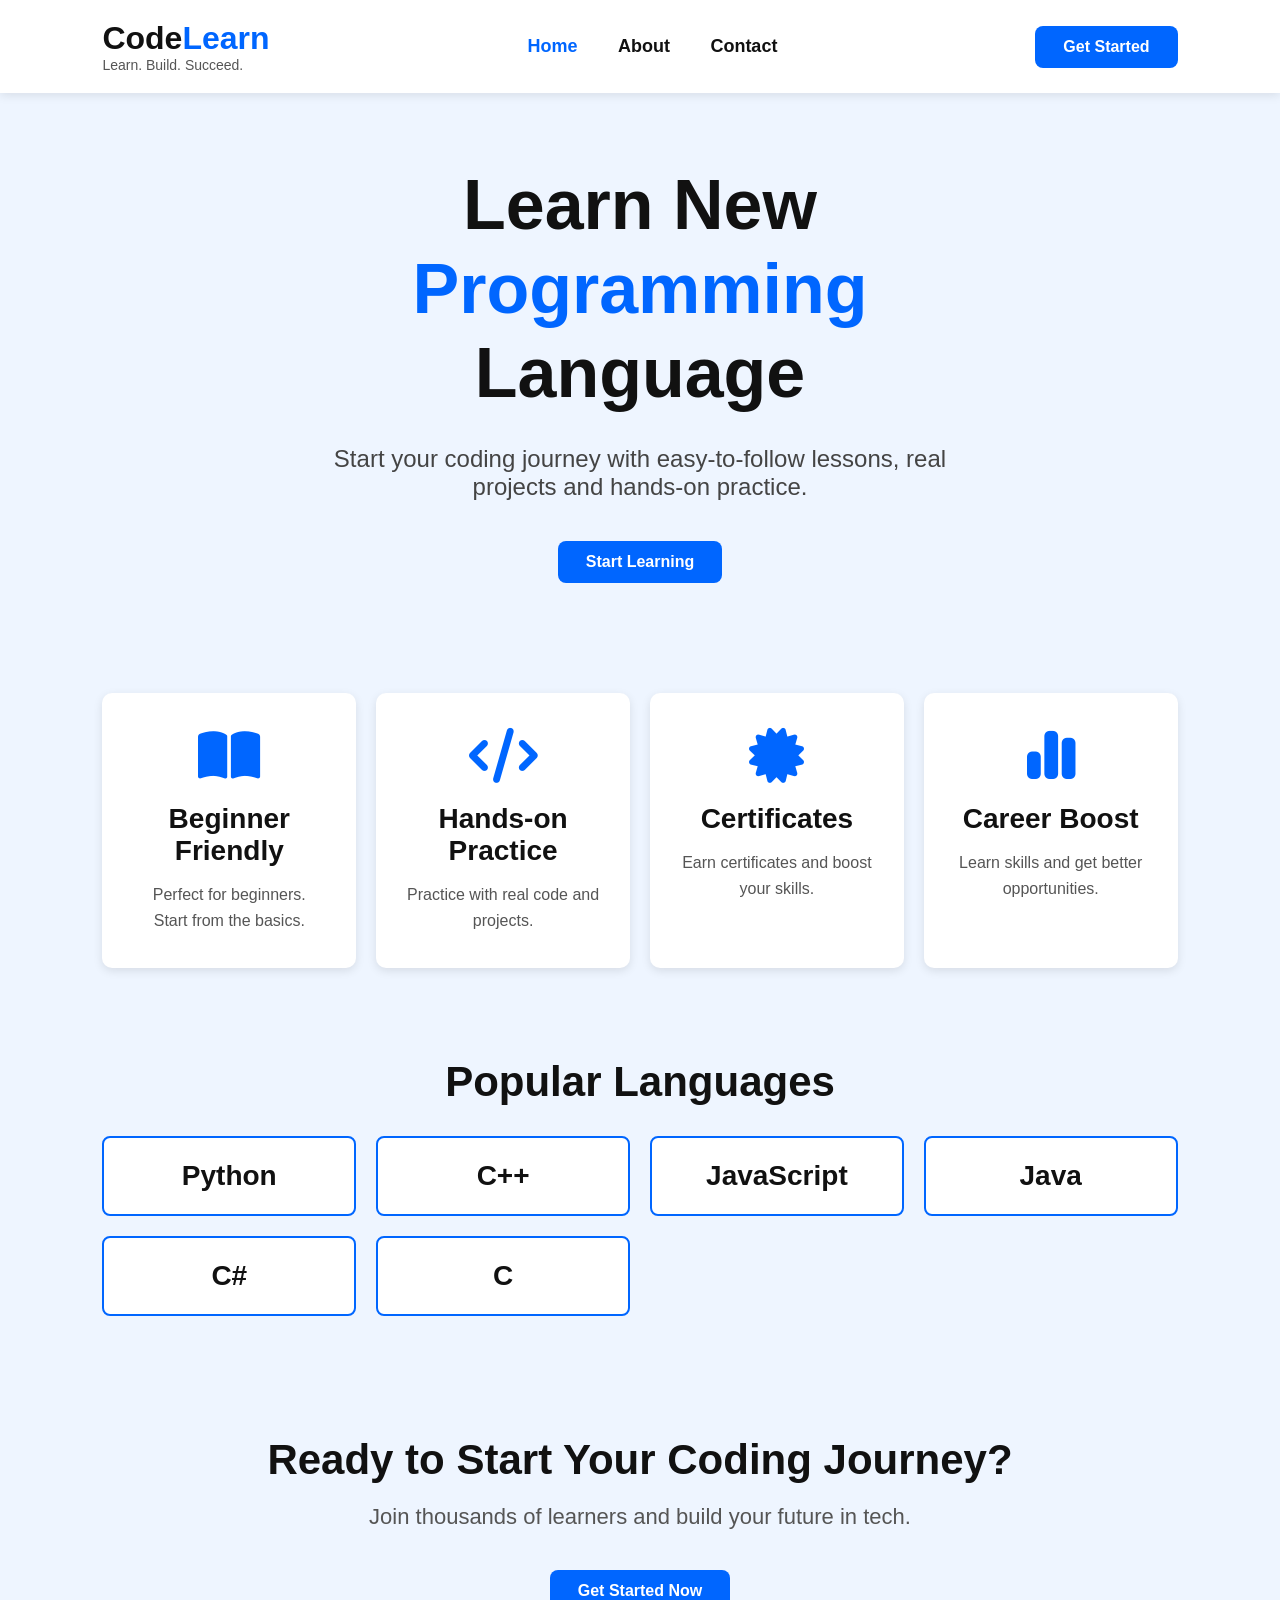
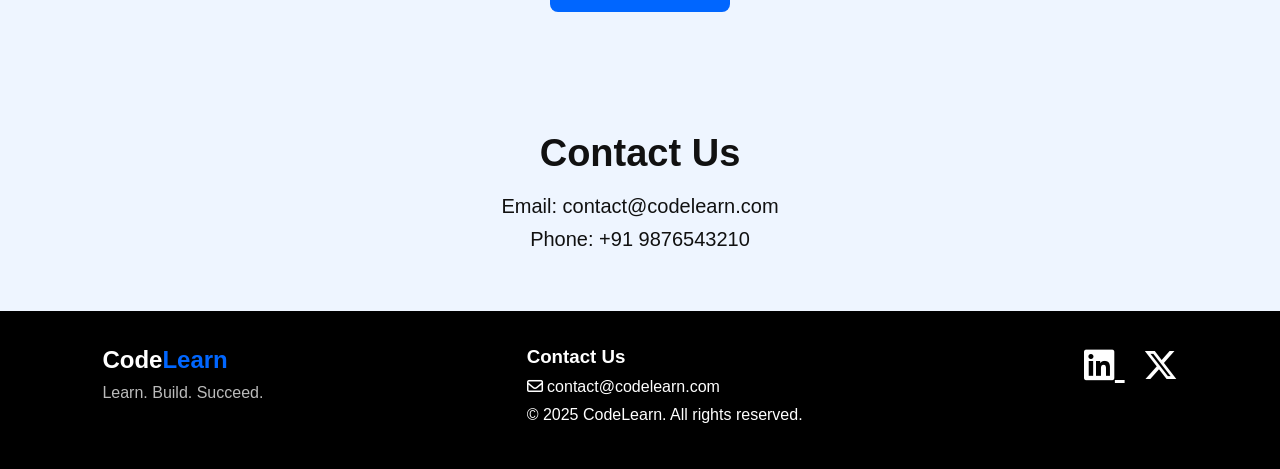
<file: WebDev-L1-Task1-LandingPage/index.html>
<!DOCTYPE html>
<html lang="en">
<head>
    <meta charset="UTF-8">
    <meta name="viewport" content="width=device-width, initial-scale=1.0">
    <title>CodeLearn</title>

    <link rel="stylesheet" href="style.css">

    <!-- Icons -->
    <link rel="stylesheet"
    href="https://cdnjs.cloudflare.com/ajax/libs/font-awesome/6.5.2/css/all.min.css">
</head>

<body>

<!-- ===== Navbar ===== -->

<header>
    <div class="logo">
        <h2>Code<span>Learn</span></h2>
        <p>Learn. Build. Succeed.</p>
    </div>

    <nav>
        <a href="#home" class="active">Home</a>
        <a href="#about">About</a>
        <a href="#contact">Contact</a>
    </nav>

    <a href="#" class="btn">Get Started</a>
</header>

<!-- ===== Hero Section ===== -->

<section id="home" class="hero">

    <h1>
        Learn New <br>
        <span>Programming</span><br>
        Language
    </h1>

    <p>
        Start your coding journey with easy-to-follow lessons,
        real projects and hands-on practice.
    </p>

    <a href="#" class="hero-btn">
        Start Learning
    </a>

</section>

<!-- ===== About ===== -->

<section id="about">

<div class="cards">

<div class="card">
<i class="fa-solid fa-book-open"></i>

<h3>Beginner Friendly</h3>

<p>
Perfect for beginners.<br>
Start from the basics.
</p>

</div>

<div class="card">

<i class="fa-solid fa-code"></i>

<h3>Hands-on Practice</h3>

<p>
Practice with real code
and projects.
</p>

</div>

<div class="card">

<i class="fa-solid fa-certificate"></i>

<h3>Certificates</h3>

<p>
Earn certificates and
boost your skills.
</p>

</div>

<div class="card">

<i class="fa-solid fa-chart-simple"></i>

<h3>Career Boost</h3>

<p>
Learn skills and get
better opportunities.
</p>

</div>

</div>

</section>

<!-- ===== Popular Languages ===== -->

<section class="languages">

<h2>Popular Languages</h2>

<div class="language-box">

<div>Python</div>

<div>C++</div>

<div>JavaScript</div>

<div>Java</div>

<div>C#</div>

<div>C</div>

</div>

</section>
<!-- ===== Ready To Start ===== -->

<section class="ready">

    <h2>Ready to Start Your Coding Journey?</h2>

    <p>
        Join thousands of learners and
        build your future in tech.
    </p>

    <a href="#" class="hero-btn">
        Get Started Now
    </a>

</section>

<!-- ===== Contact ===== -->

<section id="contact" class="contact">

    <h2>Contact Us</h2>

    <p>Email: contact@codelearn.com</p>

    <p>Phone: +91 9876543210</p>

</section>

<!-- ===== Footer ===== -->

<footer>

    <div class="footer-logo">

        <h2>Code<span>Learn</span></h2>

        <p>Learn. Build. Succeed.</p>

    </div>

    <div class="footer-contact">

        <h3>Contact Us</h3>

        <p>
            <i class="fa-regular fa-envelope"></i>
            contact@codelearn.com
        </p>

        <p>© 2025 CodeLearn. All rights reserved.</p>

    </div>

    <div class="social">

        <a href="https://www.linkedin.com" target="_blank">
            <i class="fa-brands fa-linkedin"></i>
        </a>

        <a href="https://twitter.com" target="_blank">
            <i class="fa-brands fa-x-twitter"></i>
        </a>

    </div>

</footer>

</body>
</html>
</file>
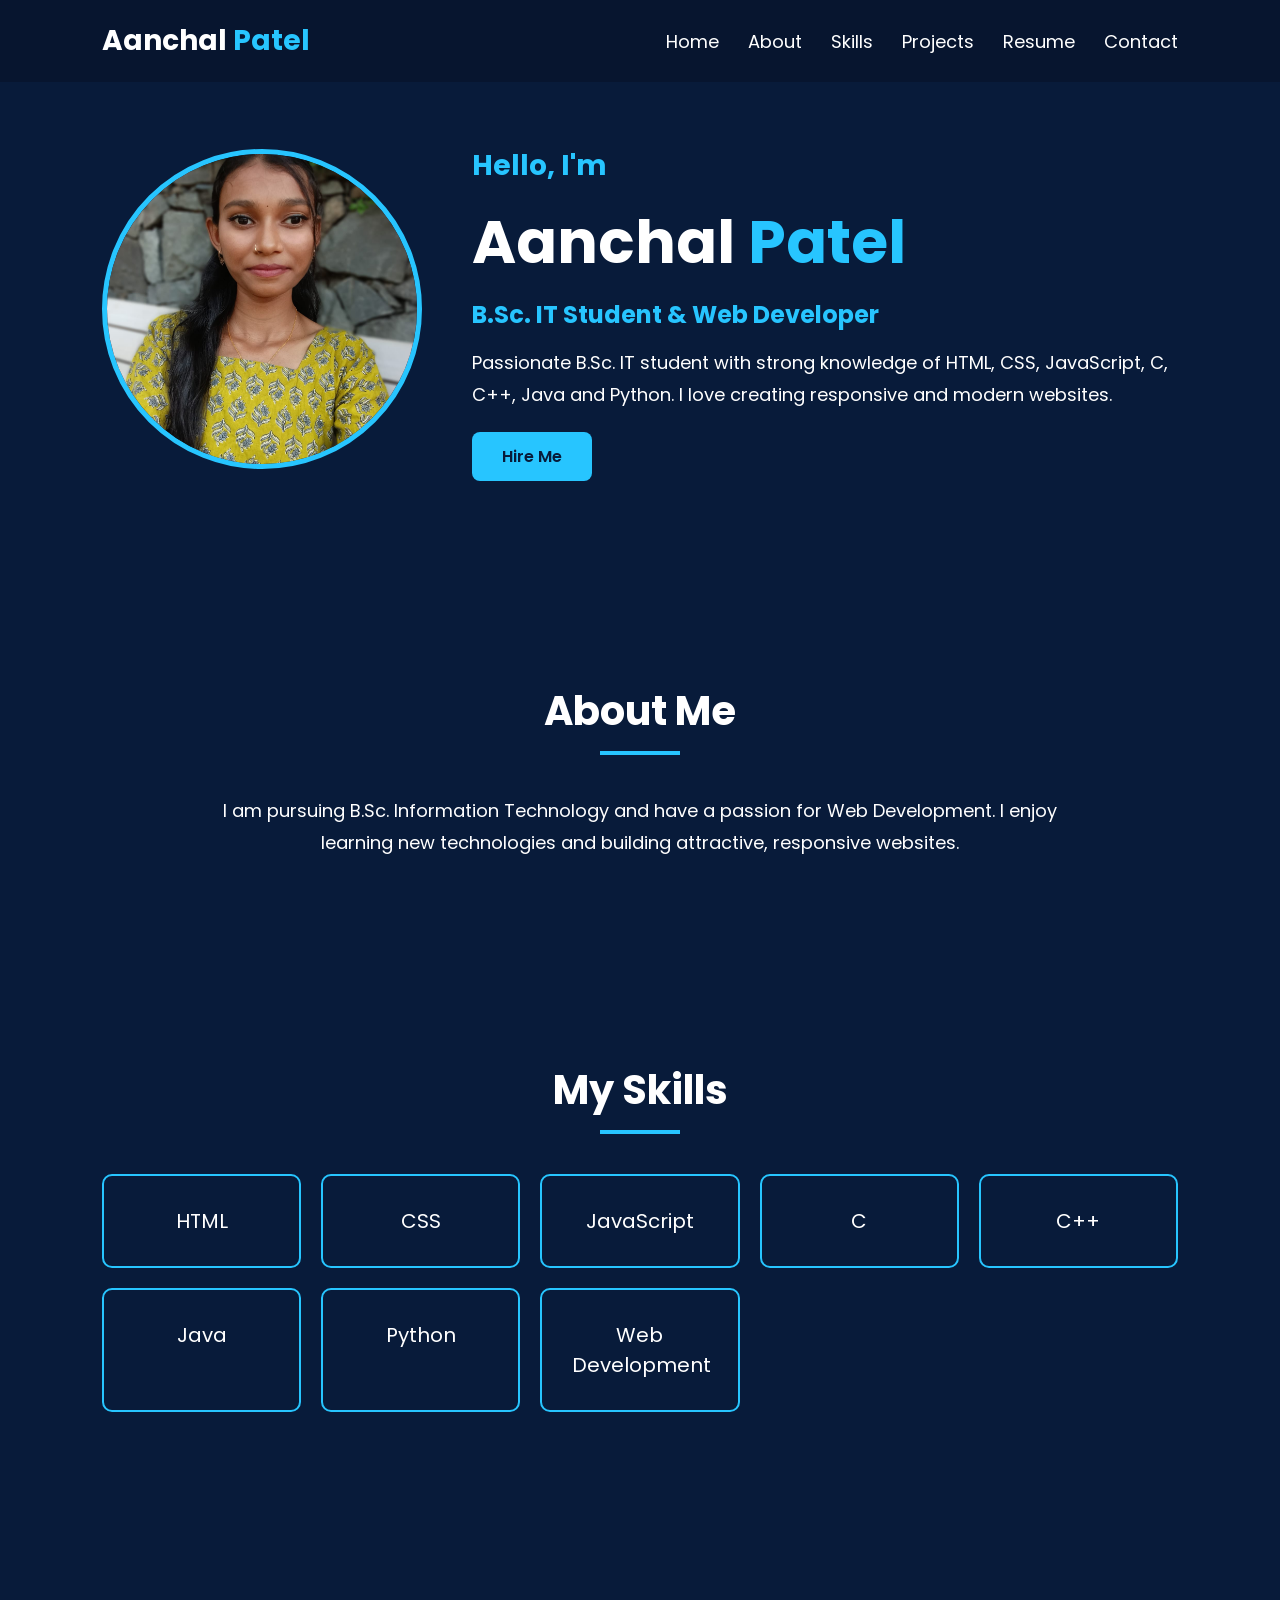
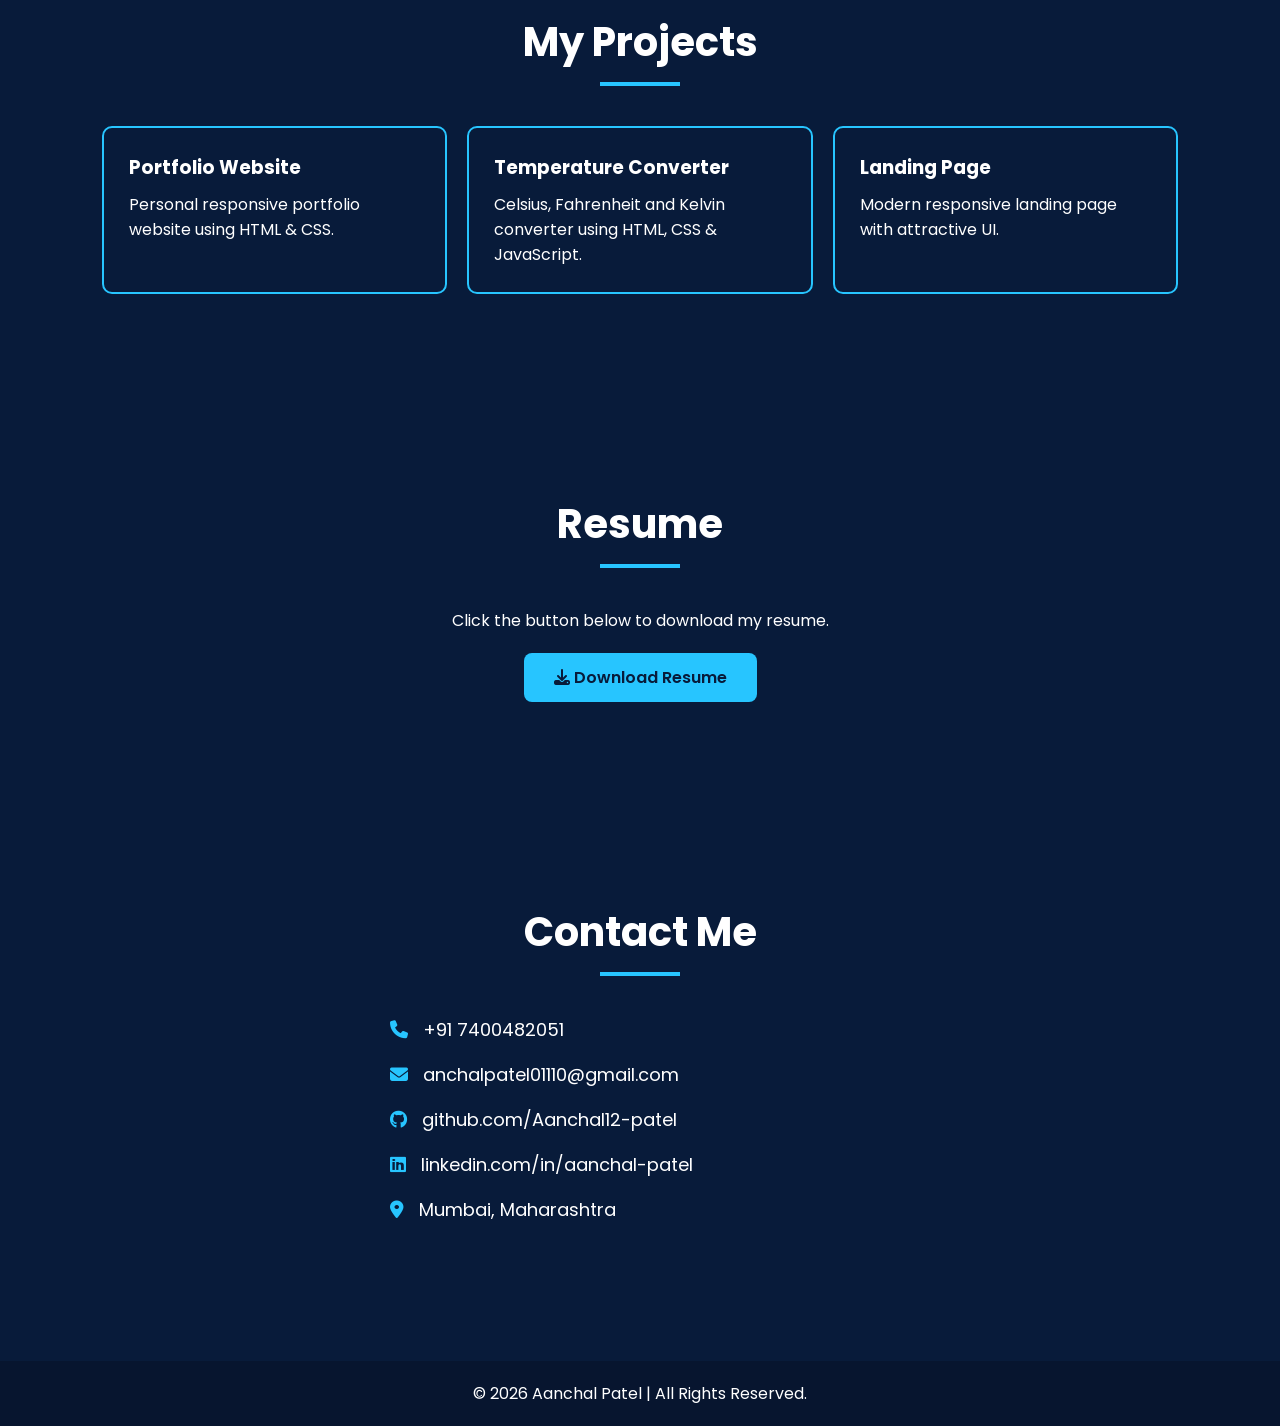
<file: WebDev-L1-Task2-PersonalPortFolio/index.html>
<!DOCTYPE html>
<html lang="en">
<head>
    <meta charset="UTF-8">
    <meta name="viewport" content="width=device-width, initial-scale=1.0">
    <title>Aanchal Patel | Portfolio</title>

    <link rel="stylesheet" href="style.css">

    <!-- Google Font -->
    <link href="https://fonts.googleapis.com/css2?family=Poppins:wght@300;400;600;700&display=swap" rel="stylesheet">

    <!-- Font Awesome -->
    <link rel="stylesheet"
    href="https://cdnjs.cloudflare.com/ajax/libs/font-awesome/6.6.0/css/all.min.css">
</head>r

<body>

<header>
    <div class="logo">Aanchal <span>Patel</span></div>

    <nav>
        <a href="#home">Home</a>
        <a href="#about">About</a>
        <a href="#skills">Skills</a>
        <a href="#projects">Projects</a>
        <a href="#resume">Resume</a>
        <a href="#contact">Contact</a>
    </nav>
</header>

<!-- Home Section -->

<section class="home" id="home">

    <div class="home-img">
        <img src="images/image.jfif" alt="Profile Photo" width="250">
    </div>

    <div class="home-content">

        <h3>Hello, I'm</h3>

        <h1>Aanchal <span>Patel</span></h1>

        <h2>B.Sc. IT Student & Web Developer</h2>

        <p>
            Passionate B.Sc. IT student with strong knowledge of
            HTML, CSS, JavaScript, C, C++, Java and Python.
            I love creating responsive and modern websites.
        </p>

        <a href="#contact" class="btn">Hire Me</a>

    </div>

</section>

<!-- About Section -->

<section id="about" class="about">

<h2 class="heading">About Me</h2>

<p>
I am pursuing B.Sc. Information Technology and have a passion
for Web Development. I enjoy learning new technologies and
building attractive, responsive websites.
</p>

</section>

<!-- Skills Section -->

<section id="skills" class="skills">

<h2 class="heading">My Skills</h2>

<div class="skill-box">

<div class="box">HTML</div>

<div class="box">CSS</div>

<div class="box">JavaScript</div>

<div class="box">C</div>

<div class="box">C++</div>

<div class="box">Java</div>

<div class="box">Python</div>

<div class="box">Web Development</div>

</div>

</section>
<!-- ================= PROJECTS ================= -->

<section id="projects" class="projects">

    <h2 class="heading">My Projects</h2>

    <div class="project-box">

        <div class="project">
            <h3>Portfolio Website</h3>
            <p>
                Personal responsive portfolio website using HTML & CSS.
            </p>
        </div>

        <div class="project">
            <h3>Temperature Converter</h3>
            <p>
                Celsius, Fahrenheit and Kelvin converter using HTML, CSS & JavaScript.
            </p>
        </div>

        <div class="project">
            <h3>Landing Page</h3>
            <p>
                Modern responsive landing page with attractive UI.
            </p>
        </div>

    </div>

</section>

<!-- ================= RESUME ================= -->

<section id="resume" class="resume">

    <h2 class="heading">Resume</h2>

    <p>
        Click the button below to download my resume.
    </p>

    <a href="resume.pdf" class="btn" download>
        <i class="fa-solid fa-download"></i>
        Download Resume
    </a>

</section>

<!-- ================= CONTACT ================= -->

<section id="contact" class="contact">

    <h2 class="heading">Contact Me</h2>

    <div class="contact-info">

        <p>
            <i class="fa-solid fa-phone"></i>
            +91 7400482051
        </p>

        <p>
            <i class="fa-solid fa-envelope"></i>
            anchalpatel01110@gmail.com
        </p>

        <p>
            <i class="fa-brands fa-github"></i>
            github.com/Aanchal12-patel
        </p>

        <p>
            <i class="fa-brands fa-linkedin"></i>
            linkedin.com/in/aanchal-patel
        </p>

        <p>
            <i class="fa-solid fa-location-dot"></i>
            Mumbai, Maharashtra
        </p>

    </div>

</section>

<!-- ================= FOOTER ================= -->

<footer>

    <p>
        © 2026 Aanchal Patel | All Rights Reserved.
    </p>

</footer>

</body>
</html>
</file>
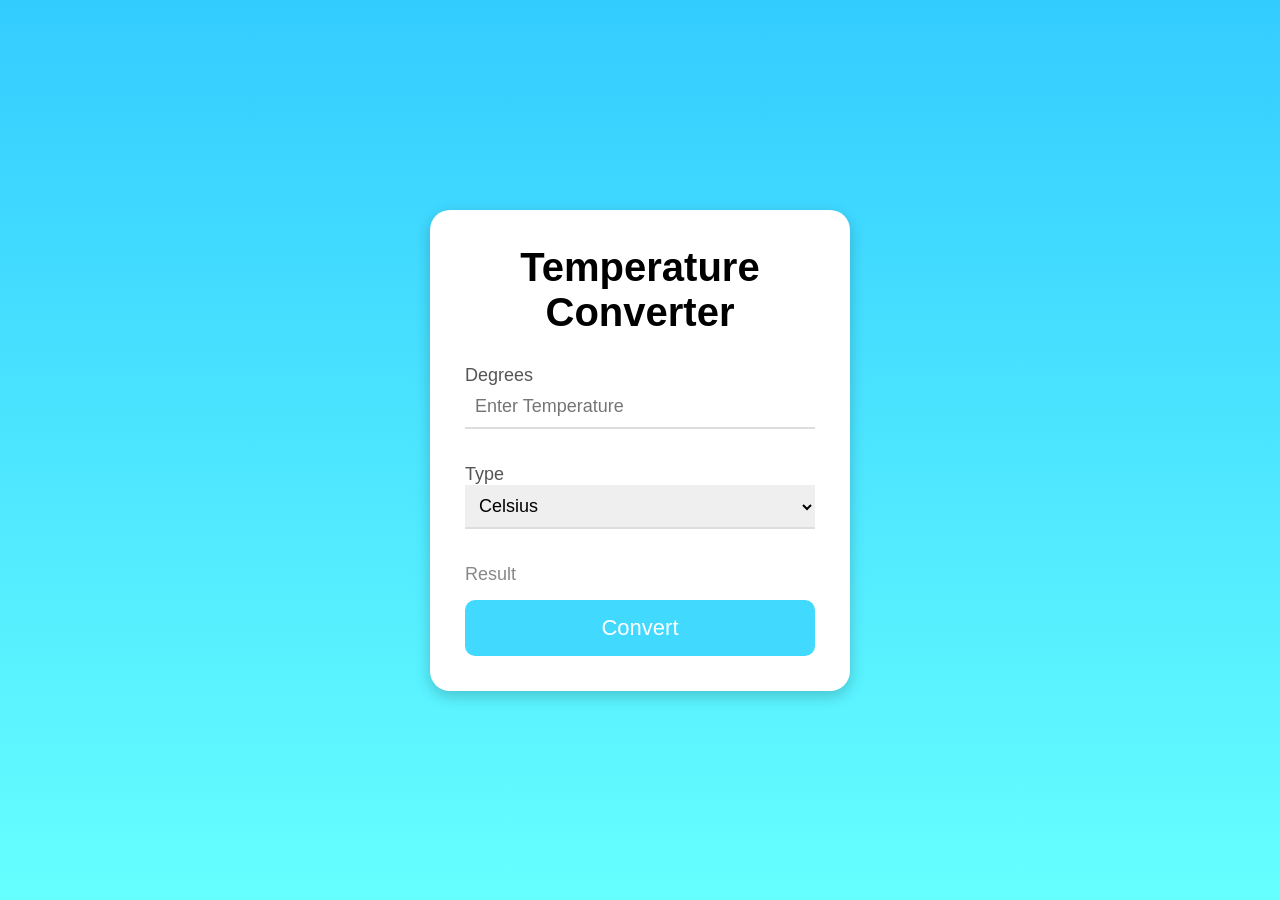
<file: WebDev-L1-Task3-Temperature Calculator/index.html>
<!DOCTYPE html>
<html lang="en">
<head>
    <meta charset="UTF-8">
    <meta name="viewport" content="width=device-width, initial-scale=1.0">
    <title>Temperature Converter</title>
    <link rel="stylesheet" href="style.css">
</head>
<body>

<div class="container">
    <h1>Temperature Converter</h1>

    <label>Degrees</label>
    <input type="number" id="degrees" placeholder="Enter Temperature">

    <label>Type</label>
    <select id="type">
        <option value="C">Celsius</option>
        <option value="F">Fahrenheit</option>
        <option value="K">Kelvin</option>
    </select>

    <p id="result">Result</p>

    <button onclick="convertTemperature()">Convert</button>
</div>

<script src="script.js"></script>

</body>
</html>
</file>
<file: WebDev-L1-Task1-LandingPage/style.css>
*{
    margin:0;
    padding:0;
    box-sizing:border-box;
    font-family:Arial, sans-serif;
}

body{
    background:#eef5ff;
    color:#111;
}

/* Header */

header{
    display:flex;
    justify-content:space-between;
    align-items:center;
    padding:20px 8%;
    background:#fff;
    box-shadow:0 2px 10px rgba(0,0,0,0.1);
    position:sticky;
    top:0;
}

.logo h2{
    font-size:32px;
}

.logo span{
    color:#0066ff;
}

.logo p{
    font-size:14px;
    color:#555;
}

nav a{
    text-decoration:none;
    color:#111;
    margin:0 18px;
    font-size:18px;
    font-weight:bold;
    transition:.3s;
}

nav a:hover,
nav .active{
    color:#0066ff;
}

.btn,
.hero-btn{
    background:#0066ff;
    color:#fff;
    text-decoration:none;
    padding:12px 28px;
    border-radius:8px;
    font-weight:bold;
    display:inline-block;
    transition:.3s;
}

.btn:hover,
.hero-btn:hover{
    background:#004dcc;
}

/* Hero */

.hero{
    text-align:center;
    padding:70px 20px;
}

.hero h1{
    font-size:70px;
    line-height:1.2;
}

.hero h1 span{
    color:#0066ff;
}

.hero p{
    margin:30px auto;
    max-width:700px;
    font-size:24px;
    color:#444;
}

.hero-btn{
    margin-top:10px;
}

/* Cards */

.cards{
    display:grid;
    grid-template-columns:repeat(auto-fit,minmax(220px,1fr));
    gap:20px;
    padding:40px 8%;
}

.card{
    background:#fff;
    text-align:center;
    padding:35px 20px;
    border-radius:10px;
    box-shadow:0 3px 10px rgba(0,0,0,.1);
    transition:.3s;
}

.card:hover{
    transform:translateY(-8px);
}

.card i{
    font-size:55px;
    color:#0066ff;
    margin-bottom:20px;
}

.card h3{
    margin-bottom:15px;
    font-size:28px;
}

.card p{
    color:#555;
    line-height:1.6;
}

/* Languages */

.languages{
    padding:50px 8%;
    text-align:center;
}

.languages h2{
    font-size:42px;
    margin-bottom:30px;
}

.language-box{
    display:grid;
    grid-template-columns:repeat(auto-fit,minmax(220px,1fr));
    gap:20px;
}

.language-box div{
    background:#fff;
    padding:22px;
    border:2px solid #0066ff;
    border-radius:8px;
    font-size:28px;
    font-weight:bold;
    transition:.3s;
}

.language-box div:hover{
    background:#0066ff;
    color:#fff;
}

/* Ready */

.ready{
    text-align:center;
    padding:70px 20px;
}

.ready h2{
    font-size:42px;
}

.ready p{
    font-size:22px;
    color:#555;
    margin:20px 0 30px;
}

/* Contact */

.contact{
    text-align:center;
    padding:50px 20px;
}

.contact h2{
    font-size:38px;
    margin-bottom:20px;
}

.contact p{
    font-size:20px;
    margin:10px;
}

/* Footer */

footer{
    background:#000;
    color:#fff;
    display:flex;
    justify-content:space-between;
    flex-wrap:wrap;
    padding:35px 8%;
}

.footer-logo span{
    color:#0066ff;
}

.footer-logo p{
    color:#bbb;
    margin-top:10px;
}

.footer-contact h3{
    margin-bottom:10px;
}

.footer-contact p{
    margin:10px 0;
}

.social a{
    color:#fff;
    font-size:35px;
    margin-left:18px;
    transition:.3s;
}

.social a:hover{
    color:#0066ff;
}

/* Responsive */

@media(max-width:768px){

header{
    flex-direction:column;
    gap:15px;
}

.hero h1{
    font-size:45px;
}

.hero p{
    font-size:18px;
}

.languages h2,
.ready h2,
.contact h2{
    font-size:32px;
}

}
</file>
<file: WebDev-L1-Task2-PersonalPortFolio/style.css>
*{
    margin:0;
    padding:0;
    box-sizing:border-box;
    scroll-behavior:smooth;
    font-family:'Poppins',sans-serif;
}

body{
    background:#081b3a;
    color:#fff;
}

/* Header */

header{
    position:fixed;
    top:0;
    left:0;
    width:100%;
    padding:20px 8%;
    background:#07152f;
    display:flex;
    justify-content:space-between;
    align-items:center;
    z-index:1000;
}

.logo{
    font-size:28px;
    font-weight:700;
}

.logo span{
    color:#27c5ff;
}

nav a{
    color:#fff;
    text-decoration:none;
    margin-left:25px;
    font-size:18px;
    transition:.3s;
}

nav a:hover{
    color:#27c5ff;
}

/* Sections */

section{
    padding:120px 8% 80px;
}

.heading{
    text-align:center;
    font-size:40px;
    margin-bottom:40px;
}

.heading::after{
    content:"";
    width:80px;
    height:4px;
    background:#27c5ff;
    display:block;
    margin:10px auto;
}

/* Home */

.home{
    display:flex;
    justify-content:space-between;
    align-items:center;
    gap:50px;
    flex-wrap:wrap;
}

.home-img img{
    width:320px;
    height:320px;
    border-radius:50%;
    border:5px solid #27c5ff;
    object-fit:cover;
}

.home-content{
    flex:1;
}

.home-content h3{
    color:#27c5ff;
    font-size:28px;
}

.home-content h1{
    font-size:60px;
    margin:10px 0;
}

.home-content span{
    color:#27c5ff;
}

.home-content h2{
    color:#27c5ff;
    margin-bottom:15px;
}

.home-content p{
    font-size:18px;
    line-height:1.8;
    margin-bottom:20px;
}

/* Button */

.btn{
    display:inline-block;
    padding:12px 30px;
    background:#27c5ff;
    color:#081b3a;
    text-decoration:none;
    border-radius:8px;
    font-weight:600;
    transition:.3s;
}

.btn:hover{
    background:#fff;
}

/* About */

.about p{
    text-align:center;
    max-width:900px;
    margin:auto;
    line-height:1.8;
    font-size:18px;
}

/* Skills */

.skill-box{
    display:grid;
    grid-template-columns:repeat(auto-fit,minmax(180px,1fr));
    gap:20px;
}

.box{
    padding:30px;
    border:2px solid #27c5ff;
    border-radius:10px;
    text-align:center;
    transition:.3s;
    font-size:20px;
}

.box:hover{
    background:#27c5ff;
    color:#081b3a;
}

/* Projects */

.project-box{
    display:grid;
    grid-template-columns:repeat(auto-fit,minmax(250px,1fr));
    gap:20px;
}

.project{
    padding:25px;
    border:2px solid #27c5ff;
    border-radius:10px;
    transition:.3s;
}

.project:hover{
    transform:translateY(-8px);
    background:#27c5ff;
    color:#081b3a;
}

.project h3{
    margin-bottom:10px;
}

/* Resume */

.resume{
    text-align:center;
}

.resume p{
    margin-bottom:20px;
}

/* Contact */

.contact-info{
    max-width:500px;
    margin:auto;
}

.contact-info p{
    margin:18px 0;
    font-size:18px;
}

.contact-info i{
    color:#27c5ff;
    margin-right:10px;
}

/* Footer */

footer{
    background:#07152f;
    text-align:center;
    padding:20px;
    margin-top:40px;
}

/* Responsive Styles */

@media(max-width:768px){
    header{
        flex-direction:column;
        padding:15px;
    }

    nav{
        margin-top:15px;
    }

    nav a{
        margin:0 10px;
        font-size:16px;
    }

    .home{
        flex-direction:column;
        text-align:center;
        margin-top:50px;
    }

    .home-img img{
        width:230px;
        height:230px;
    }

    .home-content h1{
        font-size:42px;
    }

    .heading{
        font-size:32px;
    }
}
</file>
<file: WebDev-L1-Task3-Temperature Calculator/style.css>
*{
    margin:0;
    padding:0;
    box-sizing:border-box;
    font-family:Arial, sans-serif;
}

body{
    display:flex;
    justify-content:center;
    align-items:center;
    height:100vh;
    background:linear-gradient(to bottom,#33ccff,#66ffff);
}

.container{
    width:420px;
    background:#fff;
    padding:35px;
    border-radius:20px;
    box-shadow:0 5px 15px rgba(0,0,0,0.2);
}

h1{
    text-align:center;
    margin-bottom:30px;
    font-size:40px;
}

label{
    display:block;
    font-size:18px;
    color:#555;
    margin-top:15px;
}

input,select{
    width:100%;
    padding:10px;
    border:none;
    border-bottom:2px solid #ddd;
    outline:none;
    font-size:18px;
    margin-bottom:20px;
}

#result{
    color:#888;
    font-size:18px;
    margin:15px 0;
}

button{
    width:100%;
    padding:15px;
    border:none;
    border-radius:10px;
    background:#42d9ff;
    color:#fff;
    font-size:22px;
    cursor:pointer;
}

button:hover{
    background:#00c4ff;
}
</file>
